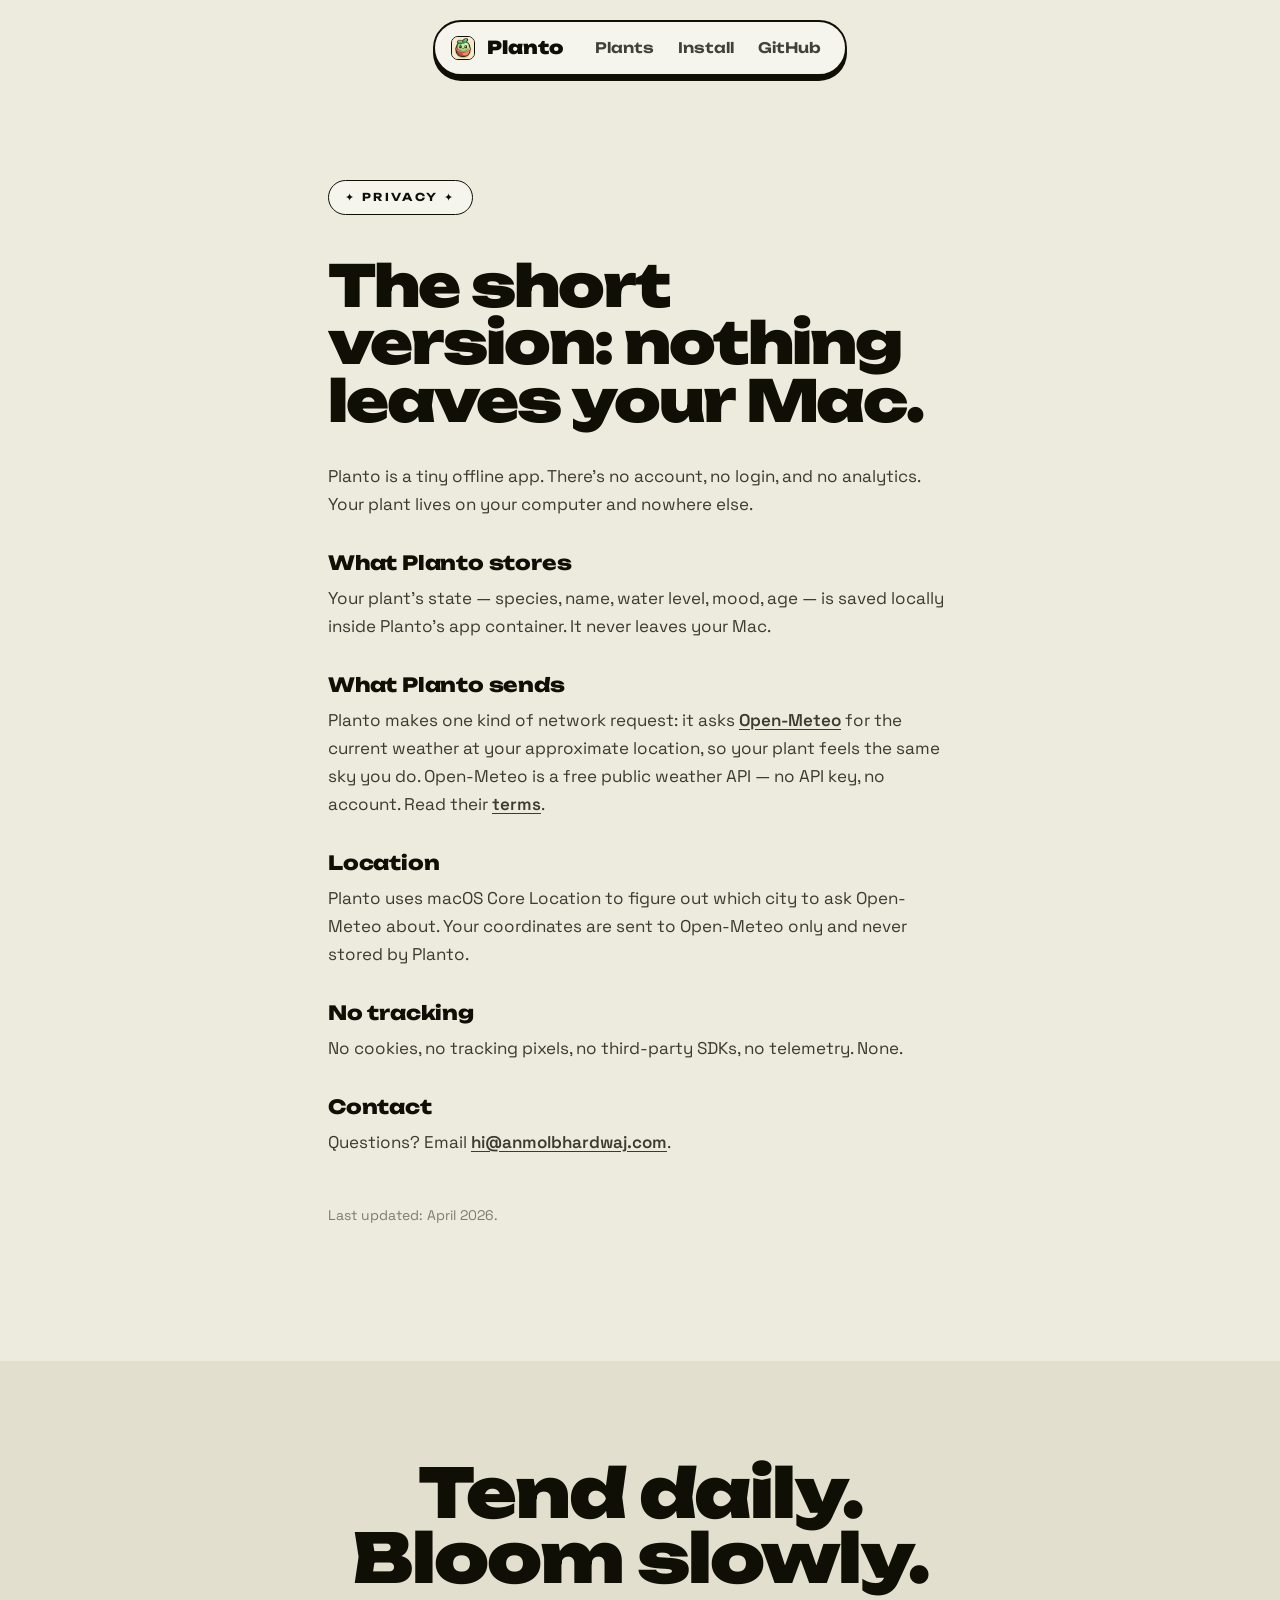
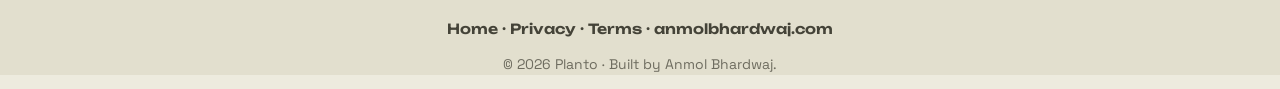
<file: privacy.html>
<!doctype html>
<html lang="en">
<head>
  <meta charset="utf-8" />
  <meta name="viewport" content="width=device-width, initial-scale=1" />
  <title>Privacy — Planto</title>
  <meta name="description" content="Planto is a tiny offline app. No accounts, no tracking, nothing leaves your Mac." />
  <meta name="theme-color" content="#F5F4ED" />
  <link rel="canonical" href="https://planto.anmolbhardwaj.com/privacy.html" />
  <link rel="icon" type="image/x-icon" href="assets/icon/favicon.ico" />
  <link rel="stylesheet" href="css/styles.css" />
</head>
<body>

<header class="nav">
  <div class="nav-inner">
    <a href="index.html" class="nav-brand">
      <img src="assets/icon/favicon.png" alt="" />
      <span>Planto</span>
    </a>
    <nav class="nav-links">
      <a href="index.html#cast">Plants</a>
      <a href="index.html#install">Install</a>
      <a href="https://github.com" target="_blank" rel="noopener">GitHub</a>
    </nav>
  </div>
</header>

<main>
  <section class="legal">
    <div class="container legal-inner">
      <div class="eyebrow">✦ Privacy ✦</div>
      <h1>The short version: nothing leaves your Mac.</h1>

      <p>Planto is a tiny offline app. There's no account, no login, and no analytics. Your plant lives on your computer and nowhere else.</p>

      <h2>What Planto stores</h2>
      <p>Your plant's state — species, name, water level, mood, age — is saved locally inside Planto's app container. It never leaves your Mac.</p>

      <h2>What Planto sends</h2>
      <p>Planto makes one kind of network request: it asks <a href="https://open-meteo.com" target="_blank" rel="noopener">Open-Meteo</a> for the current weather at your approximate location, so your plant feels the same sky you do. Open-Meteo is a free public weather API — no API key, no account. Read their <a href="https://open-meteo.com/en/terms" target="_blank" rel="noopener">terms</a>.</p>

      <h2>Location</h2>
      <p>Planto uses macOS Core Location to figure out which city to ask Open-Meteo about. Your coordinates are sent to Open-Meteo only and never stored by Planto.</p>

      <h2>No tracking</h2>
      <p>No cookies, no tracking pixels, no third-party SDKs, no telemetry. None.</p>

      <h2>Contact</h2>
      <p>Questions? Email <a href="mailto:hi@anmolbhardwaj.com">hi@anmolbhardwaj.com</a>.</p>

      <p class="legal-meta">Last updated: April 2026.</p>
    </div>
  </section>
</main>

<footer>
  <div class="container">
    <div class="signoff">Tend daily.<br/>Bloom slowly.</div>
    <p class="footer-links"><a href="index.html">Home</a> · <a href="privacy.html">Privacy</a> · <a href="terms.html">Terms</a> · <a href="https://anmolbhardwaj.com" target="_blank" rel="noopener">anmolbhardwaj.com</a></p>
    <p class="copyright">© 2026 Planto · Built by Anmol Bhardwaj.</p>
  </div>
</footer>

</body>
</html>
</file>
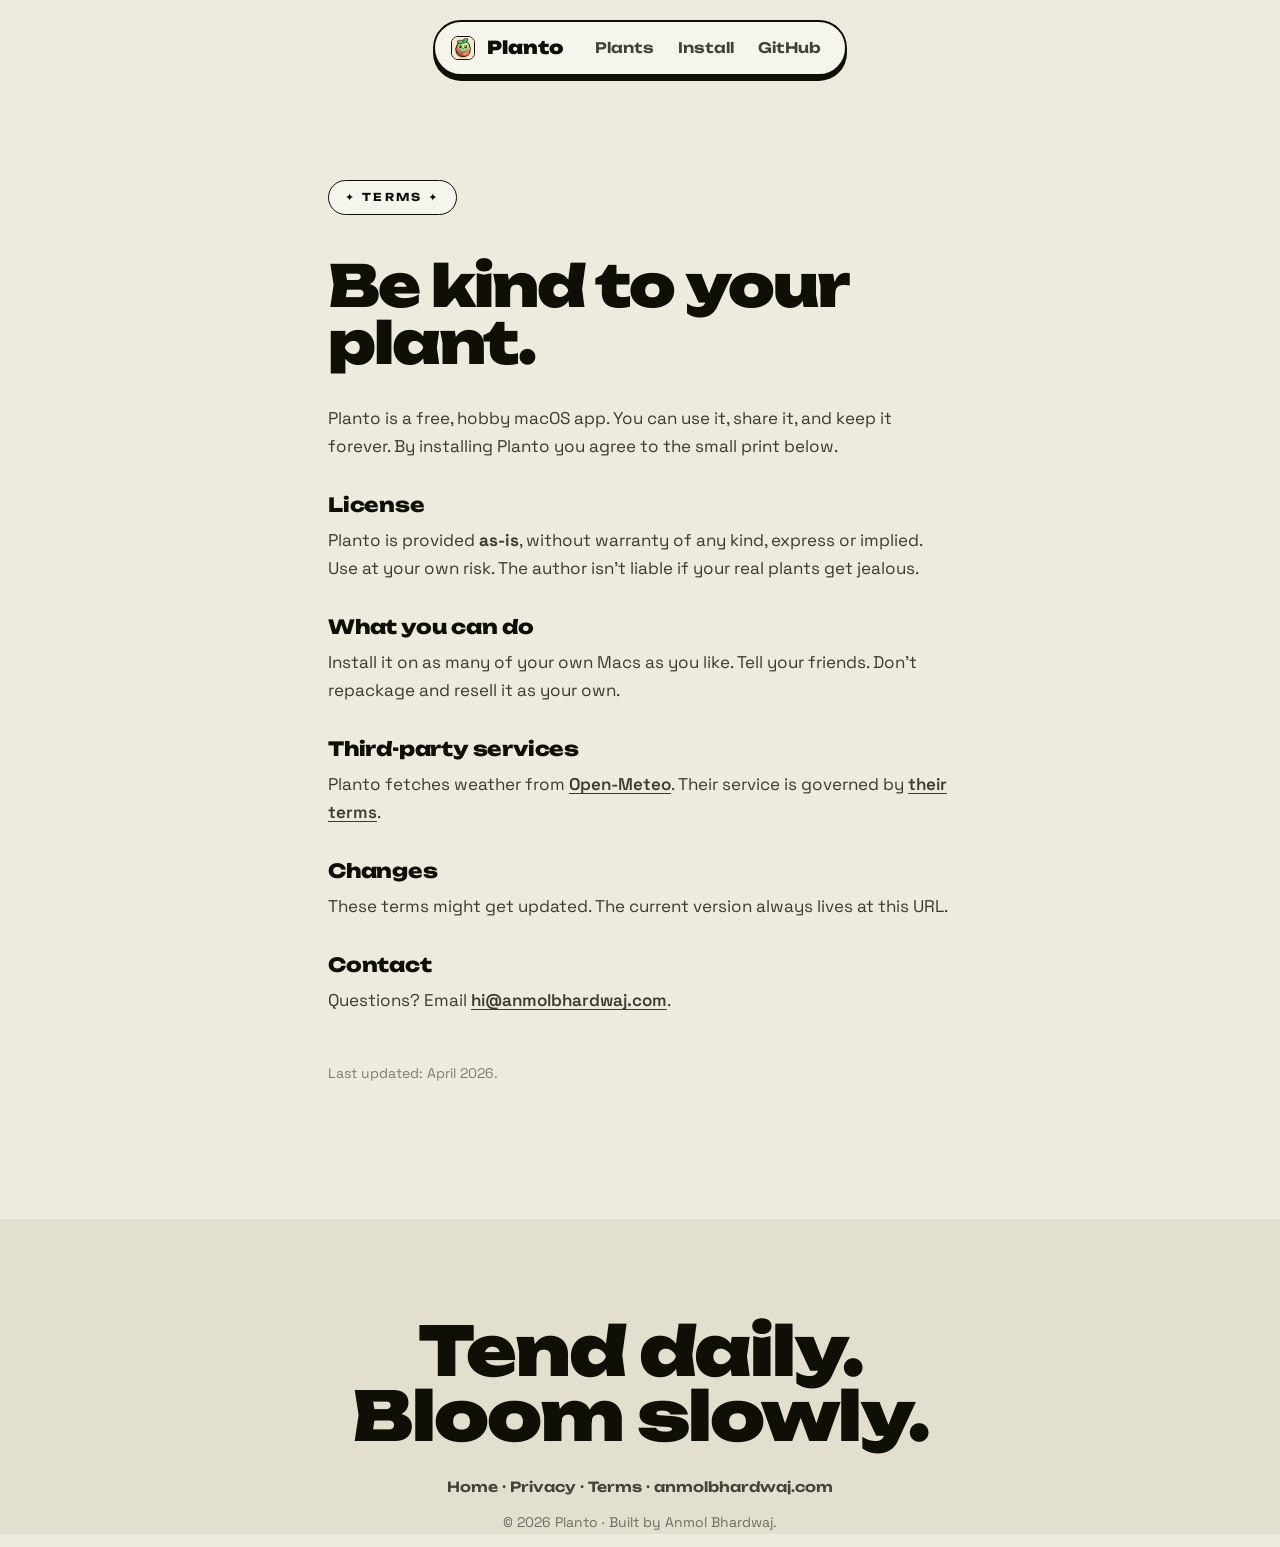
<file: terms.html>
<!doctype html>
<html lang="en">
<head>
  <meta charset="utf-8" />
  <meta name="viewport" content="width=device-width, initial-scale=1" />
  <title>Terms — Planto</title>
  <meta name="description" content="Planto's tiny terms of use. Free, hobby app, as-is." />
  <meta name="theme-color" content="#F5F4ED" />
  <link rel="canonical" href="https://planto.anmolbhardwaj.com/terms.html" />
  <link rel="icon" type="image/x-icon" href="assets/icon/favicon.ico" />
  <link rel="stylesheet" href="css/styles.css" />
</head>
<body>

<header class="nav">
  <div class="nav-inner">
    <a href="index.html" class="nav-brand">
      <img src="assets/icon/favicon.png" alt="" />
      <span>Planto</span>
    </a>
    <nav class="nav-links">
      <a href="index.html#cast">Plants</a>
      <a href="index.html#install">Install</a>
      <a href="https://github.com" target="_blank" rel="noopener">GitHub</a>
    </nav>
  </div>
</header>

<main>
  <section class="legal">
    <div class="container legal-inner">
      <div class="eyebrow">✦ Terms ✦</div>
      <h1>Be kind to your plant.</h1>

      <p>Planto is a free, hobby macOS app. You can use it, share it, and keep it forever. By installing Planto you agree to the small print below.</p>

      <h2>License</h2>
      <p>Planto is provided <strong>as-is</strong>, without warranty of any kind, express or implied. Use at your own risk. The author isn't liable if your real plants get jealous.</p>

      <h2>What you can do</h2>
      <p>Install it on as many of your own Macs as you like. Tell your friends. Don't repackage and resell it as your own.</p>

      <h2>Third-party services</h2>
      <p>Planto fetches weather from <a href="https://open-meteo.com" target="_blank" rel="noopener">Open-Meteo</a>. Their service is governed by <a href="https://open-meteo.com/en/terms" target="_blank" rel="noopener">their terms</a>.</p>

      <h2>Changes</h2>
      <p>These terms might get updated. The current version always lives at this URL.</p>

      <h2>Contact</h2>
      <p>Questions? Email <a href="mailto:hi@anmolbhardwaj.com">hi@anmolbhardwaj.com</a>.</p>

      <p class="legal-meta">Last updated: April 2026.</p>
    </div>
  </section>
</main>

<footer>
  <div class="container">
    <div class="signoff">Tend daily.<br/>Bloom slowly.</div>
    <p class="footer-links"><a href="index.html">Home</a> · <a href="privacy.html">Privacy</a> · <a href="terms.html">Terms</a> · <a href="https://anmolbhardwaj.com" target="_blank" rel="noopener">anmolbhardwaj.com</a></p>
    <p class="copyright">© 2026 Planto · Built by Anmol Bhardwaj.</p>
  </div>
</footer>

</body>
</html>
</file>
<file: css/styles.css>
/* Planto — palette mirrors Planto/Views/Theme.swift */

@font-face {
  font-family: "Unbounded";
  src: url("../assets/fonts/Unbounded.ttf") format("truetype");
  font-weight: 100 900;
  font-display: swap;
}
@font-face {
  font-family: "Space Grotesk";
  src: url("../assets/fonts/SpaceGrotesk.ttf") format("truetype");
  font-weight: 300 700;
  font-display: swap;
}

:root {
  --fantasy: #F5F4ED;
  --paper-mid: #EDEBDE;
  --paper-dark: #E2DFCE;
  --gold: #FFDA57;
  --smoky: #100F06;
  --malibu: #7DCAF6;
  --lavender: #A293FF;
  --teal: #00917A;
  --pink: #FFBBF4;
  --coral: #F47575;

  /* Stroke system — only two widths */
  --outline: 2px solid var(--smoky);
  --outline-thin: 1.5px solid var(--smoky);

  /* Radii */
  --radius-card: 32px;
  --radius-tile: 40px;
  --radius-pill: 999px;

  /* Spacing scale (4px base) */
  --s1: 4px;
  --s2: 8px;
  --s3: 12px;
  --s4: 16px;
  --s5: 24px;
  --s6: 32px;
  --s7: 48px;
  --s8: 64px;
  --s9: 96px;

  /* Drop-shadow elevation system (chunky offset look) */
  --shadow-xs: 0 2px 0 var(--smoky);
  --shadow-sm: 0 3px 0 var(--smoky);
  --shadow-md: 0 5px 0 var(--smoky);
  --shadow-lg: 0 8px 0 var(--smoky);
  --shadow-card: var(--shadow-md);
  --shadow-card-hover: var(--shadow-lg);
  --shadow-soft: 0 24px 60px -22px rgba(16, 15, 6, 0.35);

  /* Easing */
  --ease-out-quart: cubic-bezier(0.25, 1, 0.5, 1);
  --ease-out-expo:  cubic-bezier(0.16, 1, 0.3, 1);
  --ease-out-quint: cubic-bezier(0.22, 1, 0.36, 1);

  --container: 1240px;
  --pad-y: clamp(72px, 8.5vw, 112px);

  --font-display: "Unbounded", system-ui, sans-serif;
  --font-body: "Space Grotesk", system-ui, sans-serif;
}

* { box-sizing: border-box; }

/* Accessible focus rings for keyboard users only */
:focus { outline: none; }
:focus-visible {
  outline: 3px solid var(--teal);
  outline-offset: 3px;
  border-radius: 4px;
}
.get-started:focus-visible,
.pill:focus-visible,
.tile:focus-visible,
.nav-inner a:focus-visible {
  outline-offset: 4px;
}

/* Skip link — keyboard users land here first */
.skip-link {
  position: absolute;
  top: 12px;
  left: 12px;
  z-index: 100;
  background: var(--smoky);
  color: var(--gold);
  font-family: var(--font-display);
  font-weight: 700;
  font-size: 0.85rem;
  padding: 10px 18px;
  border-radius: var(--radius-pill);
  transform: translateY(-200%);
  transition: transform .2s ease;
}
.skip-link:focus { transform: translateY(0); }

html { scroll-behavior: smooth; }
section[id], [id] { scroll-margin-top: 130px; }
@media (prefers-reduced-motion: reduce) {
  html { scroll-behavior: auto; }
}

html, body {
  margin: 0;
  padding: 0;
  background: var(--paper-mid);
  color: var(--smoky);
  font-family: var(--font-body);
  font-size: 17px;
  line-height: 1.55;
  -webkit-font-smoothing: antialiased;
}

/* Subtle paper texture — SVG fiber noise */
body::before {
  content: "";
  position: fixed;
  inset: 0;
  pointer-events: none;
  z-index: 0;
  background-image: url("data:image/svg+xml;utf8,<svg xmlns='http://www.w3.org/2000/svg' width='240' height='240'><filter id='n'><feTurbulence type='fractalNoise' baseFrequency='0.85' numOctaves='2' seed='4'/><feColorMatrix values='0 0 0 0 0.06  0 0 0 0 0.06  0 0 0 0 0.02  0 0 0 0.07 0'/></filter><rect width='100%25' height='100%25' filter='url(%23n)'/></svg>");
  background-size: 240px 240px;
  mix-blend-mode: multiply;
  opacity: 0.85;
}
main, header, footer { position: relative; z-index: 1; }

img { max-width: 100%; display: block; }
a { color: inherit; text-decoration: none; }

h1, h2, h3 {
  font-family: var(--font-display);
  font-weight: 900;
  letter-spacing: -0.035em;
  line-height: 1.02;
  margin: 0 0 0.4em;
}

h2 { font-size: clamp(1.9rem, 4vw, 3.2rem); letter-spacing: -0.04em; }
h3 { font-size: 1.05rem; }

p { margin: 0 0 1em; }

.container {
  max-width: var(--container);
  margin: 0 auto;
  padding: 0 var(--s5);
}
@media (min-width: 1100px) {
  .container { padding: 0 var(--s7); }
}

section {
  position: relative;
  padding: var(--pad-y) 0;
}

.eyebrow {
  display: inline-block;
  font-family: var(--font-display);
  font-weight: 700;
  font-size: 0.64rem;
  letter-spacing: 0.22em;
  text-transform: uppercase;
  color: var(--smoky);
  background: var(--fantasy);
  border: var(--outline-thin);
  border-radius: var(--radius-pill);
  padding: var(--s2) var(--s4);
  margin-bottom: var(--s5);
}
.eyebrow--dark {
  background: var(--gold);
  color: var(--smoky);
  border-color: var(--smoky);
}

.section-head {
  text-align: center;
  margin: 0 auto 80px;
}

/* ---------- Nav ---------- */

.nav {
  position: fixed;
  top: 20px;
  left: 0;
  right: 0;
  z-index: 50;
  display: flex;
  justify-content: center;
  pointer-events: none;
}
.nav-inner {
  pointer-events: auto;
  display: flex;
  align-items: center;
  gap: 32px;
  background: var(--fantasy);
  border: var(--outline);
  border-radius: var(--radius-pill);
  padding: 12px 24px 12px 16px;
  box-shadow: var(--shadow-card);
}
.nav-brand {
  display: flex;
  align-items: center;
  gap: 12px;
  font-family: var(--font-display);
  font-weight: 900;
  font-size: 1.05rem;
}
.nav-brand img {
  width: 24px;
  height: 24px;
  border-radius: 7px;
  border: 1.5px solid var(--smoky);
}
.nav-links {
  display: flex;
  gap: 24px;
  font-family: var(--font-display);
  font-size: 0.85rem;
  font-weight: 600;
}
.nav-links a { opacity: 0.78; transition: opacity .2s; }
.nav-links a:hover { opacity: 1; }

@media (max-width: 600px) {
  .nav-links { display: none; }
}

/* ---------- Get-started style pill ---------- */

.get-started {
  display: inline-flex;
  align-items: center;
  gap: 14px;
  background: var(--fantasy);
  border: var(--outline);
  border-radius: var(--radius-pill);
  padding: 10px 28px 10px 10px;
  box-shadow: var(--shadow-card);
  font-family: var(--font-display);
  font-weight: 800;
  font-size: 1.05rem;
  color: var(--smoky);
  cursor: pointer;
  transition: transform .15s ease, box-shadow .15s ease;
}
.get-started:hover { transform: translateY(-3px); box-shadow: var(--shadow-card-hover); }
.get-started:active { transform: translateY(2px); box-shadow: 0 2px 0 var(--smoky); }
.get-started__icon {
  width: 50px;
  height: 50px;
  border-radius: 50%;
  background: var(--teal);
  color: var(--fantasy);
  border: var(--outline);
  display: grid;
  place-items: center;
}
.get-started__icon svg { width: 22px; height: 22px; }
.get-started--gold { background: var(--gold); }
.get-started--gold .get-started__icon { background: var(--smoky); color: var(--gold); }

.cta-row { display: flex; gap: 14px; flex-wrap: wrap; margin-top: 28px; justify-content: center; }

/* ---------- Decorations ---------- */

.deco {
  position: absolute;
  pointer-events: none;
  z-index: 0;
}
.deco--sparkle {
  width: 28px; height: 28px;
  background: var(--smoky);
  -webkit-mask: url("data:image/svg+xml;utf8,<svg xmlns='http://www.w3.org/2000/svg' viewBox='0 0 24 24'><path d='M12 0 L13.5 9 L24 12 L13.5 15 L12 24 L10.5 15 L0 12 L10.5 9 Z'/></svg>") center/contain no-repeat;
          mask: url("data:image/svg+xml;utf8,<svg xmlns='http://www.w3.org/2000/svg' viewBox='0 0 24 24'><path d='M12 0 L13.5 9 L24 12 L13.5 15 L12 24 L10.5 15 L0 12 L10.5 9 Z'/></svg>") center/contain no-repeat;
  animation: twinkle 3.6s ease-in-out infinite;
}
.deco--squiggle {
  width: 110px; height: 36px;
  background-image: url("data:image/svg+xml;utf8,<svg xmlns='http://www.w3.org/2000/svg' viewBox='0 0 110 36' fill='none' stroke='%23FFDA57' stroke-width='8' stroke-linecap='round'><path d='M5 18 Q 18 4 30 18 T 55 18 T 80 18 T 105 18'/></svg>");
  background-size: contain;
  background-repeat: no-repeat;
}
.deco--dot {
  width: 22px; height: 22px;
  border-radius: 50%;
  background: var(--lavender);
  border: var(--outline-thin);
}
.deco--tl { top: 60px; left: 6%; transform: rotate(-12deg); }
.deco--tr { top: 80px; right: 6%; transform: rotate(8deg); background-image: url("data:image/svg+xml;utf8,<svg xmlns='http://www.w3.org/2000/svg' viewBox='0 0 110 36' fill='none' stroke='%23F47575' stroke-width='8' stroke-linecap='round'><path d='M5 18 Q 18 4 30 18 T 55 18 T 80 18 T 105 18'/></svg>"); }
.deco--bl { bottom: 80px; left: 8%; transform: rotate(6deg); background-image: url("data:image/svg+xml;utf8,<svg xmlns='http://www.w3.org/2000/svg' viewBox='0 0 110 36' fill='none' stroke='%23FFDA57' stroke-width='8' stroke-linecap='round'><path d='M5 18 Q 18 4 30 18 T 55 18 T 80 18 T 105 18'/></svg>"); }
.deco--br { bottom: 60px; right: 7%; transform: rotate(-8deg); }
.deco--s1 { top: 18%;  left: 14%; }
.deco--s2 { top: 30%;  right: 12%; width: 22px; height: 22px; animation-delay: 0.6s; }
.deco--s3 { bottom: 22%; left: 22%; width: 18px; height: 18px; animation-delay: 1.2s; }
.deco--s4 { top: 14%;  left: 8%; }
.deco--s5 { bottom: 18%; right: 10%; width: 22px; height: 22px; animation-delay: 0.8s; }
.deco--s6 { top: 22%;  left: 16%; background: var(--gold); }
.deco--s7 { top: 28%;  right: 18%; background: var(--gold); width: 22px; height: 22px; animation-delay: 0.5s; }
.deco--d1 { top: 24%;  right: 22%; background: var(--coral); }
.deco--d2 { bottom: 28%; left: 12%; background: var(--malibu); }

/* ---------- Hero ---------- */

.hero {
  position: relative;
  background: var(--paper-mid);
  padding: 120px 0 0;
  min-height: 100vh;
  display: flex;
  flex-direction: column;
  overflow-x: clip;
  overflow-y: visible;
}
.hero > .container.hero-stack {
  flex: 1 1 auto;
  display: flex;
  flex-direction: column;
  align-items: center;
  justify-content: center;
  text-align: center;
}
.hero-stack {
  display: flex;
  flex-direction: column;
  align-items: center;
  text-align: center;
  gap: 28px;
  position: relative;
  z-index: 2;
}
.hero-copy {
  max-width: 1100px;
  display: flex;
  flex-direction: column;
  align-items: center;
}
.hero .eyebrow { margin: 0 0 var(--s5); }     /* eyebrow → h1: 24px */
.hero h1       { margin: 0 0 var(--s4); }     /* h1 → lede: 16px (tight) */
.hero p.lede   { margin: 0 0 var(--s9); }     /* lede → button: 96px (lots of air) */
.hero .cta-row { margin: 0; }
.hero h1 {
  font-size: clamp(2rem, 4.4vw, 4rem);
  font-weight: 900;
  margin: 0 0 24px;
  letter-spacing: -0.04em;
  line-height: 1;
  white-space: nowrap;
}
@media (max-width: 720px) {
  .hero h1 { white-space: normal; font-size: clamp(2.2rem, 9vw, 3.6rem); }
}
.hero p.lede {
  font-size: clamp(0.95rem, 1.2vw, 1.1rem);
  max-width: 50ch;
  opacity: 0.72;
  font-weight: 500;
  /* margin set by .hero-copy spacing rules above */
}
.hero .scene-card {
  width: min(460px, 92%);
}

/* ---------- Scene card ---------- */

.scene-card {
  position: relative;
  width: min(360px, 80%);
  border-radius: 38px;
  border: var(--outline);
  overflow: hidden;
  box-shadow: 0 18px 0 var(--smoky), 0 30px 60px -20px rgba(16, 15, 6, 0.4);
  background: var(--fantasy);
}
.scene-card img { width: 100%; height: auto; display: block; }
.sky { position: absolute; inset: 0; animation: sky-phase 24s linear infinite; }
.sun {
  position: absolute;
  top: 14%;
  left: -10%;
  width: 72px;
  height: 72px;
  border-radius: 50%;
  background: var(--gold);
  border: var(--outline);
  box-shadow: 0 0 28px rgba(255, 218, 87, 0.6);
  animation: drift-sun 24s linear infinite;
}
.cloud {
  position: absolute;
  background: #F2F5FA;
  border: var(--outline-thin);
  border-radius: 999px;
}
.cloud::before, .cloud::after {
  content: "";
  position: absolute;
  background: #F2F5FA;
  border: var(--outline-thin);
  border-radius: 50%;
}
.cloud--a { top: 22%; width: 96px; height: 30px; animation: drift-cloud-a 32s linear infinite; }
.cloud--a::before { width: 38px; height: 38px; top: -20px; left: 14px; }
.cloud--a::after { width: 30px; height: 30px; top: -16px; left: 48px; }
.cloud--b { top: 38%; width: 74px; height: 24px; animation: drift-cloud-b 46s linear infinite; }
.cloud--b::before { width: 32px; height: 32px; top: -18px; left: 10px; }
.cloud--b::after { width: 24px; height: 24px; top: -14px; left: 38px; }

/* Planter — pot + plant + face. Plant and pot share the SAME width
   so their centers line up (PNGs are both 400px wide, content centered). */
.planter {
  position: absolute;
  bottom: 5%;
  left: 50%;
  transform: translateX(-50%);
  width: 52%;
  display: flex;
  flex-direction: column;
  align-items: center;
}
.planter-plant {
  width: 100%;
  transform-origin: 50% 100%;
  animation: sway 4.2s ease-in-out infinite;
  margin-bottom: -32%;
  z-index: 1;
  pointer-events: none;
}
.planter-plant img {
  width: 100%;
  display: block;
  filter: drop-shadow(0 6px 0 rgba(16, 15, 6, 0.18));
}
.planter-pot {
  position: relative;
  width: 100%;
  z-index: 2;
}
.planter-pot img { width: 100%; display: block; }
.pot-face {
  position: absolute;
  top: 46%;
  left: 50%;
  transform: translateX(-50%);
  display: flex;
  align-items: center;
  gap: 12%;
  width: 46%;
  justify-content: center;
}
.pot-face .eye {
  width: 14%;
  aspect-ratio: 1;
  background: var(--smoky);
  border-radius: 50%;
  position: relative;
}
.pot-face .eye::after {
  content: "";
  position: absolute;
  top: 12%;
  left: 18%;
  width: 38%;
  height: 38%;
  background: #fff;
  border-radius: 50%;
}
.pot-face .mouth {
  position: absolute;
  bottom: -28%;
  left: 50%;
  transform: translateX(-50%);
  width: 16%;
  height: 8%;
  border: 1.5px solid var(--smoky);
  border-top: none;
  border-radius: 0 0 50% 50%;
}
.bubble {
  position: absolute;
  bottom: 52%;
  left: 50%;
  transform: translateX(-50%);
  background: var(--fantasy);
  border: var(--outline);
  border-radius: 22px;
  padding: 12px 20px;
  font-family: var(--font-display);
  font-size: 0.92rem;
  font-weight: 700;
  white-space: nowrap;
  box-shadow: var(--shadow-card);
  transition: opacity .35s ease, transform .35s ease;
}
.bubble::after {
  content: "";
  position: absolute;
  bottom: -10px;
  left: 50%;
  transform: translateX(-50%) rotate(45deg);
  width: 14px; height: 14px;
  background: var(--fantasy);
  border-right: var(--outline);
  border-bottom: var(--outline);
}
.weather-pill {
  position: absolute;
  top: 18px;
  right: 18px;
  background: var(--malibu);
  border: var(--outline);
  border-radius: var(--radius-pill);
  padding: 10px 16px;
  font-family: var(--font-display);
  font-weight: 800;
  font-size: 0.78rem;
  color: var(--smoky);
  box-shadow: var(--shadow-card);
}

/* ---------- Cast / tile row ---------- */

.cast { background: var(--fantasy); }

.tile-row {
  display: grid;
  grid-template-columns: repeat(5, 1fr);
  gap: 22px;
}
.tile {
  position: relative;
  aspect-ratio: 4 / 5.4;
  perspective: 1400px;
}
.tile-inner {
  position: relative;
  width: 100%;
  height: 100%;
  transform-style: preserve-3d;
  transition: transform 0.85s var(--ease-out-expo);
}
.tile:hover .tile-inner { transform: rotateY(180deg); }

.tile-face {
  position: absolute;
  inset: 0;
  border-radius: var(--radius-tile);
  border: var(--outline);
  box-shadow: var(--shadow-card);
  overflow: hidden;
  -webkit-backface-visibility: hidden;
          backface-visibility: hidden;
}
.tile-front { /* color modifier classes still apply background */ }
.tile-back {
  transform: rotateY(180deg);
  background: var(--fantasy);
  color: var(--smoky);
  padding: 84px 22px 22px;
  display: flex;
  flex-direction: column;
  text-align: center;
}
.tile-back .tile-bubble { background: var(--gold); }
.back-mood {
  display: inline-block;
  align-self: center;
  font-family: var(--font-display);
  font-weight: 800;
  font-size: 0.62rem;
  letter-spacing: 0.16em;
  text-transform: uppercase;
  background: var(--smoky);
  color: var(--fantasy);
  border-radius: var(--radius-pill);
  padding: 5px 12px;
  margin-bottom: 14px;
}
.back-desc {
  font-size: 0.78rem;
  line-height: 1.45;
  opacity: 0.72;
  margin: 0 0 14px;
  font-weight: 500;
}
.back-traits {
  list-style: none;
  padding: 0;
  margin: auto 0 0;
  display: flex;
  flex-direction: column;
  gap: 6px;
  font-family: var(--font-display);
  font-size: 0.62rem;
  font-weight: 700;
  text-align: left;
  letter-spacing: -0.005em;
}
.back-traits li {
  border-top: 1.4px solid rgba(16, 15, 6, 0.12);
  padding-top: 6px;
}

.tile-plant {
  position: absolute;
  bottom: 8%;
  left: 50%;
  transform: translateX(-50%);
  width: 72%;
  filter: drop-shadow(0 8px 0 rgba(16, 15, 6, 0.18));
}

.tile--gold     { background: var(--gold); }
.tile--malibu   { background: var(--malibu); }
.tile--lavender { background: var(--lavender); }
.tile--pink     { background: var(--pink); }
.tile--coral    { background: var(--coral); }

.tile-bubble {
  position: absolute;
  top: 18px;
  left: 50%;
  transform: translateX(-50%);
  background: var(--fantasy);
  border: 1.5px solid var(--smoky);
  border-radius: var(--radius-pill);
  padding: 8px 18px;
  font-family: var(--font-display);
  font-weight: 800;
  font-size: 0.85rem;
  letter-spacing: 0.02em;
  white-space: nowrap;
  z-index: 2;
}

.spark {
  position: absolute;
  width: 20px;
  height: 20px;
  background: var(--smoky);
  -webkit-mask: url("data:image/svg+xml;utf8,<svg xmlns='http://www.w3.org/2000/svg' viewBox='0 0 24 24'><path d='M12 0 L13.5 9 L24 12 L13.5 15 L12 24 L10.5 15 L0 12 L10.5 9 Z'/></svg>") center/contain no-repeat;
          mask: url("data:image/svg+xml;utf8,<svg xmlns='http://www.w3.org/2000/svg' viewBox='0 0 24 24'><path d='M12 0 L13.5 9 L24 12 L13.5 15 L12 24 L10.5 15 L0 12 L10.5 9 Z'/></svg>") center/contain no-repeat;
  animation: twinkle 3.4s ease-in-out infinite;
}
.spark--a { top: 30%; left: 12%; }
.spark--b { top: 50%; right: 12%; width: 14px; height: 14px; animation-delay: 0.7s; }

@media (max-width: 980px) {
  .tile-row { grid-template-columns: repeat(2, 1fr); }
}
@media (max-width: 520px) {
  .tile-row { grid-template-columns: 1fr; }
}

/* ---------- Marquee ---------- */

.marquee-section {
  background: var(--smoky);
  color: var(--gold);
  padding: 36px 0;
  border-top: var(--outline);
  border-bottom: var(--outline);
  overflow: hidden;
}
.marquee {
  width: 100%;
  overflow: hidden;
  position: relative;
}
.marquee-track {
  display: flex;
  align-items: center;
  gap: 48px;
  white-space: nowrap;
  font-family: var(--font-display);
  font-weight: 900;
  font-size: clamp(2.2rem, 5vw, 4.4rem);
  letter-spacing: -0.02em;
  will-change: transform;
}
.marquee-track span { color: var(--fantasy); }
.marquee-track .m-star { color: var(--gold); font-size: 0.7em; }

/* ---------- Features (split layout: copy left, screenshot right) ---------- */

.features-section { background: var(--fantasy); }

.features-split {
  display: grid;
  grid-template-columns: 1.05fr 1fr;
  gap: 80px;
  align-items: center;
}
.features-col h2 { margin-top: 24px; margin-bottom: 40px; }

.feature-list {
  list-style: none;
  padding: 0;
  margin: 0;
  display: flex;
  flex-direction: column;
  gap: 24px;
}
.feature-list li {
  display: flex;
  gap: 18px;
  align-items: flex-start;
  padding-bottom: 22px;
  border-bottom: 1.5px solid rgba(16, 15, 6, 0.1);
}
.feature-list li:last-child { border-bottom: none; padding-bottom: 0; }
.feature-list .feature-icon {
  flex: 0 0 auto;
  width: 56px;
  height: 56px;
  border-radius: 50%;
  border: 1.2px solid var(--smoky);
  display: grid;
  place-items: center;
  box-shadow: 0 2px 0 var(--smoky);
  color: var(--smoky);
  overflow: hidden;
  background: var(--fantasy);
}
.feature-list .ic {
  width: 30px;
  height: 30px;
  display: block;
}

/* Sun rays — punchy spin */
.ic-sun .ic-rays {
  transform-origin: 12px 12px;
  animation: sun-spin 6s linear infinite;
}
@keyframes sun-spin { to { transform: rotate(360deg); } }

/* Water — droplet drips on a quick loop */
.ic-water { overflow: visible; }
.ic-water .ic-droplet {
  animation: water-drip 1.4s ease-in infinite;
  transform-origin: center;
}
@keyframes water-drip {
  0%   { transform: translateY(-3px); opacity: 0; }
  15%  { opacity: 1; }
  75%  { transform: translateY(8px);  opacity: 1; }
  100% { transform: translateY(11px); opacity: 0; }
}

/* Sparkle — scale up & down only, no rotation */
.ic-spark {
  transform-origin: 12px 12px;
  animation: spark-pulse 1.6s ease-in-out infinite;
}
@keyframes spark-pulse {
  0%, 100% { transform: scale(0.78); }
  50%      { transform: scale(1.18); }
}

/* Clock — fast sweep */
.ic-clock .ic-hand-min {
  transform-origin: 12px 12px;
  animation: clock-min 3s linear infinite;
}
.ic-clock .ic-hand-hr {
  transform-origin: 12px 12px;
  animation: clock-hr 36s linear infinite;
}
@keyframes clock-min { to { transform: rotate(360deg); } }
@keyframes clock-hr  { to { transform: rotate(360deg); } }

.reduced-motion .ic-sun .ic-rays,
.reduced-motion .ic-water .ic-droplet,
.reduced-motion .ic-spark,
.reduced-motion .ic-clock .ic-hand-min,
.reduced-motion .ic-clock .ic-hand-hr { animation: none !important; }
.feature-list h3 {
  font-family: var(--font-display);
  font-weight: 800;
  font-size: 0.95rem;
  margin: 4px 0 6px;
  letter-spacing: -0.01em;
}
.feature-list p {
  margin: 0;
  font-size: 0.88rem;
  line-height: 1.5;
  opacity: 0.7;
  font-weight: 500;
}

.features-shot {
  display: flex;
  justify-content: center;
}
.features-shot img {
  width: 100%;
  max-width: 280px;
  border-radius: 32px;
  border: var(--outline);
  box-shadow: 0 14px 0 var(--smoky), 0 28px 50px -22px rgba(16, 15, 6, 0.4);
  transform: rotate(2deg);
  transition: transform .5s var(--ease-out-quart);
}
.features-shot:hover img { transform: rotate(0deg) translateY(-6px); }

@media (max-width: 880px) {
  .features-split { grid-template-columns: 1fr; gap: 56px; }
  .features-shot { order: -1; }
}

/* ---------- Hero plants strip ---------- */

.hero-plants {
  position: relative;
  width: 100%;
  margin-top: 48px;
  display: flex;
  justify-content: space-between;
  align-items: flex-end;
  padding: 0;
  pointer-events: none;
  z-index: 1;
  flex-shrink: 0;
}
.hero-plants img {
  width: clamp(80px, 8.5vw, 130px);
  height: auto;
  filter: drop-shadow(0 8px 0 rgba(16, 15, 6, 0.18));
  margin: 0 -22px;
  transform-origin: 50% 95%;
  animation: hero-sway 5s ease-in-out infinite;
}
.hero-plants img:nth-child(odd)  { transform: translateY(8px); }
.hero-plants img:nth-child(3n)   { transform: translateY(-6px); }
.hero-plants img:nth-child(1)  { animation-delay: 0.0s;  animation-duration: 5.2s; }
.hero-plants img:nth-child(2)  { animation-delay: 0.4s;  animation-duration: 4.8s; }
.hero-plants img:nth-child(3)  { animation-delay: 0.8s;  animation-duration: 5.6s; }
.hero-plants img:nth-child(4)  { animation-delay: 0.2s;  animation-duration: 4.4s; }
.hero-plants img:nth-child(5)  { animation-delay: 0.6s;  animation-duration: 5.0s; }
.hero-plants img:nth-child(6)  { animation-delay: 0.1s;  animation-duration: 5.4s; }
.hero-plants img:nth-child(7)  { animation-delay: 0.5s;  animation-duration: 4.6s; }
.hero-plants img:nth-child(8)  { animation-delay: 0.9s;  animation-duration: 5.8s; }
.hero-plants img:nth-child(9)  { animation-delay: 0.3s;  animation-duration: 4.7s; }
.hero-plants img:nth-child(10) { animation-delay: 0.7s;  animation-duration: 5.1s; }
.hero-plants img:nth-child(11) { animation-delay: 0.2s;  animation-duration: 5.3s; }
.hero-plants img:nth-child(12) { animation-delay: 0.5s;  animation-duration: 4.9s; }
.hero-plants img:nth-child(13) { animation-delay: 0.8s;  animation-duration: 5.5s; }
.hero-plants img:nth-child(14) { animation-delay: 0.0s;  animation-duration: 4.7s; }
.hero-plants img:nth-child(15) { animation-delay: 0.6s;  animation-duration: 5.1s; }
.hero-plants img:nth-child(16) { animation-delay: 0.4s;  animation-duration: 5.6s; }
.hero-plants img:nth-child(17) { animation-delay: 0.7s;  animation-duration: 4.8s; }
.hero-plants img:nth-child(18) { animation-delay: 0.1s;  animation-duration: 5.0s; }
.hero-plants img:nth-child(19) { animation-delay: 0.9s;  animation-duration: 4.5s; }
.hero-plants img:nth-child(20) { animation-delay: 0.3s;  animation-duration: 5.4s; }

@keyframes hero-sway {
  0%, 100% { transform: rotate(-3deg) translateY(0); }
  50%      { transform: rotate(3deg)  translateY(-3px); }
}

/* ---------- Install ---------- */

.install {
  position: relative;
  background: var(--smoky);
  color: var(--fantasy);
  overflow: hidden;
}
.install-smiley {
  position: absolute;
  bottom: 40px;
  right: 56px;
  width: clamp(80px, 11vw, 160px);
  height: auto;
  z-index: 2;
  animation: smiley-bob 4s ease-in-out infinite;
  transform-origin: center;
}
@keyframes smiley-bob {
  0%, 100% { transform: rotate(-6deg) translateY(0); }
  50%      { transform: rotate(6deg)  translateY(-8px); }
}
@media (max-width: 720px) {
  .install-smiley { right: 24px; bottom: 24px; width: 72px; }
}
.install .eyebrow {
  background: var(--gold);
  color: var(--smoky);
  border-color: var(--smoky);
}
.install h2 {
  color: var(--fantasy);
  font-size: clamp(2.2rem, 5.4vw, 4.4rem);
}
.install-caption {
  margin: var(--s8) auto 0;
  max-width: 48ch;
  font-size: 0.85rem;
  line-height: 1.6;
  opacity: 0.55;
}
.install-caption strong { color: var(--gold); font-weight: 700; }
.install-caption code {
  font-family: ui-monospace, "SF Mono", Menlo, monospace;
  font-size: 0.82em;
  background: rgba(255,255,255,0.08);
  padding: 1px 6px;
  border-radius: 4px;
}
.install .lede {
  opacity: 0.7;
  max-width: 44ch;
  margin: var(--s5) auto var(--s7);
  font-size: 1.05rem;
}
.install-inner {
  text-align: center;
  position: relative;
  z-index: 2;
}
.install .deco--sparkle { background: var(--gold); }

/* ---------- Footer ---------- */

footer {
  position: relative;
  background: var(--paper-dark);
  padding: 100px 0 0;
  text-align: center;
  overflow-x: clip;
}

.footer-plants {
  width: 100%;
  margin-top: 60px;
  display: flex;
  justify-content: space-between;
  align-items: flex-end;
  padding: 0;
  pointer-events: none;
}
.footer-plants img {
  width: clamp(70px, 7.5vw, 120px);
  height: auto;
  filter: drop-shadow(0 8px 0 rgba(16, 15, 6, 0.2));
  margin: 0 -22px;
  transform-origin: 50% 95%;
  animation: hero-sway 5s ease-in-out infinite;
}
.footer-plants img:nth-child(odd) { transform: translateY(8px); }
.footer-plants img:nth-child(3n)  { transform: translateY(-6px); }
.footer-plants img:nth-child(1)  { animation-delay: 0.0s; animation-duration: 5.2s; }
.footer-plants img:nth-child(2)  { animation-delay: 0.4s; animation-duration: 4.8s; }
.footer-plants img:nth-child(3)  { animation-delay: 0.8s; animation-duration: 5.6s; }
.footer-plants img:nth-child(4)  { animation-delay: 0.2s; animation-duration: 4.4s; }
.footer-plants img:nth-child(5)  { animation-delay: 0.6s; animation-duration: 5.0s; }
.footer-plants img:nth-child(6)  { animation-delay: 0.1s; animation-duration: 5.4s; }
.footer-plants img:nth-child(7)  { animation-delay: 0.5s; animation-duration: 4.6s; }
.footer-plants img:nth-child(8)  { animation-delay: 0.9s; animation-duration: 5.8s; }
.footer-plants img:nth-child(9)  { animation-delay: 0.3s; animation-duration: 4.7s; }
.footer-plants img:nth-child(10) { animation-delay: 0.7s; animation-duration: 5.1s; }
.footer-plants img:nth-child(11) { animation-delay: 0.2s; animation-duration: 5.3s; }
.footer-plants img:nth-child(12) { animation-delay: 0.5s; animation-duration: 4.9s; }
.footer-plants img:nth-child(13) { animation-delay: 0.8s; animation-duration: 5.5s; }
.footer-plants img:nth-child(14) { animation-delay: 0.0s; animation-duration: 4.7s; }
.footer-plants img:nth-child(15) { animation-delay: 0.6s; animation-duration: 5.1s; }
.footer-plants img:nth-child(16) { animation-delay: 0.4s; animation-duration: 5.6s; }
.footer-plants img:nth-child(17) { animation-delay: 0.7s; animation-duration: 4.8s; }
.footer-plants img:nth-child(18) { animation-delay: 0.1s; animation-duration: 5.0s; }
.footer-plants img:nth-child(19) { animation-delay: 0.9s; animation-duration: 4.5s; }
.footer-plants img:nth-child(20) { animation-delay: 0.3s; animation-duration: 5.4s; }
footer .signoff {
  font-family: var(--font-display);
  font-weight: 900;
  font-size: clamp(2.4rem, 5.5vw, 4rem);
  letter-spacing: -0.03em;
  line-height: 0.95;
  margin-bottom: 28px;
}
footer .footer-links {
  font-family: var(--font-display);
  font-weight: 600;
  font-size: 0.82rem;
  margin: 0 0 14px;
  opacity: 0.75;
}
footer .footer-links a { transition: opacity .2s; }
footer .footer-links a:hover { opacity: 0.6; }
footer .copyright { font-size: 0.82rem; opacity: 0.55; }
footer .copyright a { text-decoration: underline; text-underline-offset: 3px; }

/* ---------- Legal pages ---------- */

.legal {
  padding: 180px 0 120px;
  background: var(--paper-mid);
}
.legal-inner {
  max-width: 720px;
}
.legal h1 {
  font-family: var(--font-display);
  font-weight: 900;
  font-size: clamp(2rem, 4.5vw, 3.4rem);
  letter-spacing: -0.035em;
  line-height: 1;
  margin: 18px 0 32px;
}
.legal h2 {
  font-family: var(--font-display);
  font-weight: 800;
  font-size: 1.15rem;
  margin: 36px 0 10px;
  letter-spacing: -0.01em;
}
.legal p {
  font-size: 1rem;
  line-height: 1.65;
  opacity: 0.8;
  margin: 0 0 14px;
}
.legal a {
  text-decoration: underline;
  text-underline-offset: 3px;
  font-weight: 600;
}
.legal-meta {
  margin-top: 48px !important;
  font-size: 0.82rem !important;
  opacity: 0.5 !important;
}

/* ---------- 404 page ---------- */

.not-found {
  min-height: 100vh;
  display: flex;
  align-items: center;
  text-align: center;
  background: var(--paper-mid);
  padding: 140px 0 80px;
}
.not-found .container { display: flex; flex-direction: column; align-items: center; gap: var(--s5); }
.not-found h1 {
  font-family: var(--font-display);
  font-weight: 900;
  font-size: clamp(2.4rem, 6vw, 5rem);
  letter-spacing: -0.04em;
  line-height: 1;
  margin: 0;
}
.not-found p {
  max-width: 38ch;
  opacity: 0.7;
  font-size: 1.05rem;
  margin: 0;
}

/* ---------- Sticky float CTA ---------- */

.float-cta {
  position: fixed;
  bottom: 26px;
  right: 26px;
  z-index: 60;
  opacity: 0;
  transform: translateY(20px);
  transition: opacity .3s ease, transform .3s ease;
  pointer-events: none;
}
.float-cta.visible {
  opacity: 1;
  transform: translateY(0);
  pointer-events: auto;
}

/* ---------- Reveal ---------- */

.reveal {
  opacity: 0;
  transform: translateY(28px);
  transition: opacity .8s var(--ease-out-quart), transform .8s var(--ease-out-quart);
}
.reveal.in {
  opacity: 1;
  transform: translateY(0);
}

/* Pre-hide animated hero elements when JS is enabled — kills FOUC.
   GSAP flips visibility back on once it's locked the from-state. */
.js-anim .hero .eyebrow,
.js-anim .hero h1,
.js-anim .hero .lede,
.js-anim .hero .cta-row,
.js-anim .hero .deco {
  visibility: hidden;
}

/* Hero word stagger — overflow clip so word-inner can slide up */
.hero h1 .word {
  display: inline-block;
  overflow: hidden;
  vertical-align: bottom;
  line-height: 0.95;
}
.hero h1 .word-inner { display: inline-block; will-change: transform; }

/* Feature icon micro-interaction */
.feature-icon {
  transition: transform .35s var(--ease-out-quart);
}
.feature:hover .feature-icon {
  transform: rotate(-8deg) scale(1.08);
}

/* Tile bubble nudge */
.tile-bubble {
  transition: transform .35s var(--ease-out-quart);
}
.tile:hover .tile-bubble {
  transform: translateX(-50%) translateY(-4px);
}

/* Get-started icon spin on hover */
.get-started__icon {
  transition: transform .4s var(--ease-out-quart), background .3s ease;
}
.get-started:hover .get-started__icon {
  transform: rotate(-12deg) scale(1.05);
}

/* Scene card tilt — set via JS mouse move */
.scene-card {
  transition: transform .5s var(--ease-out-quart);
  transform-style: preserve-3d;
  will-change: transform;
}
</file>
